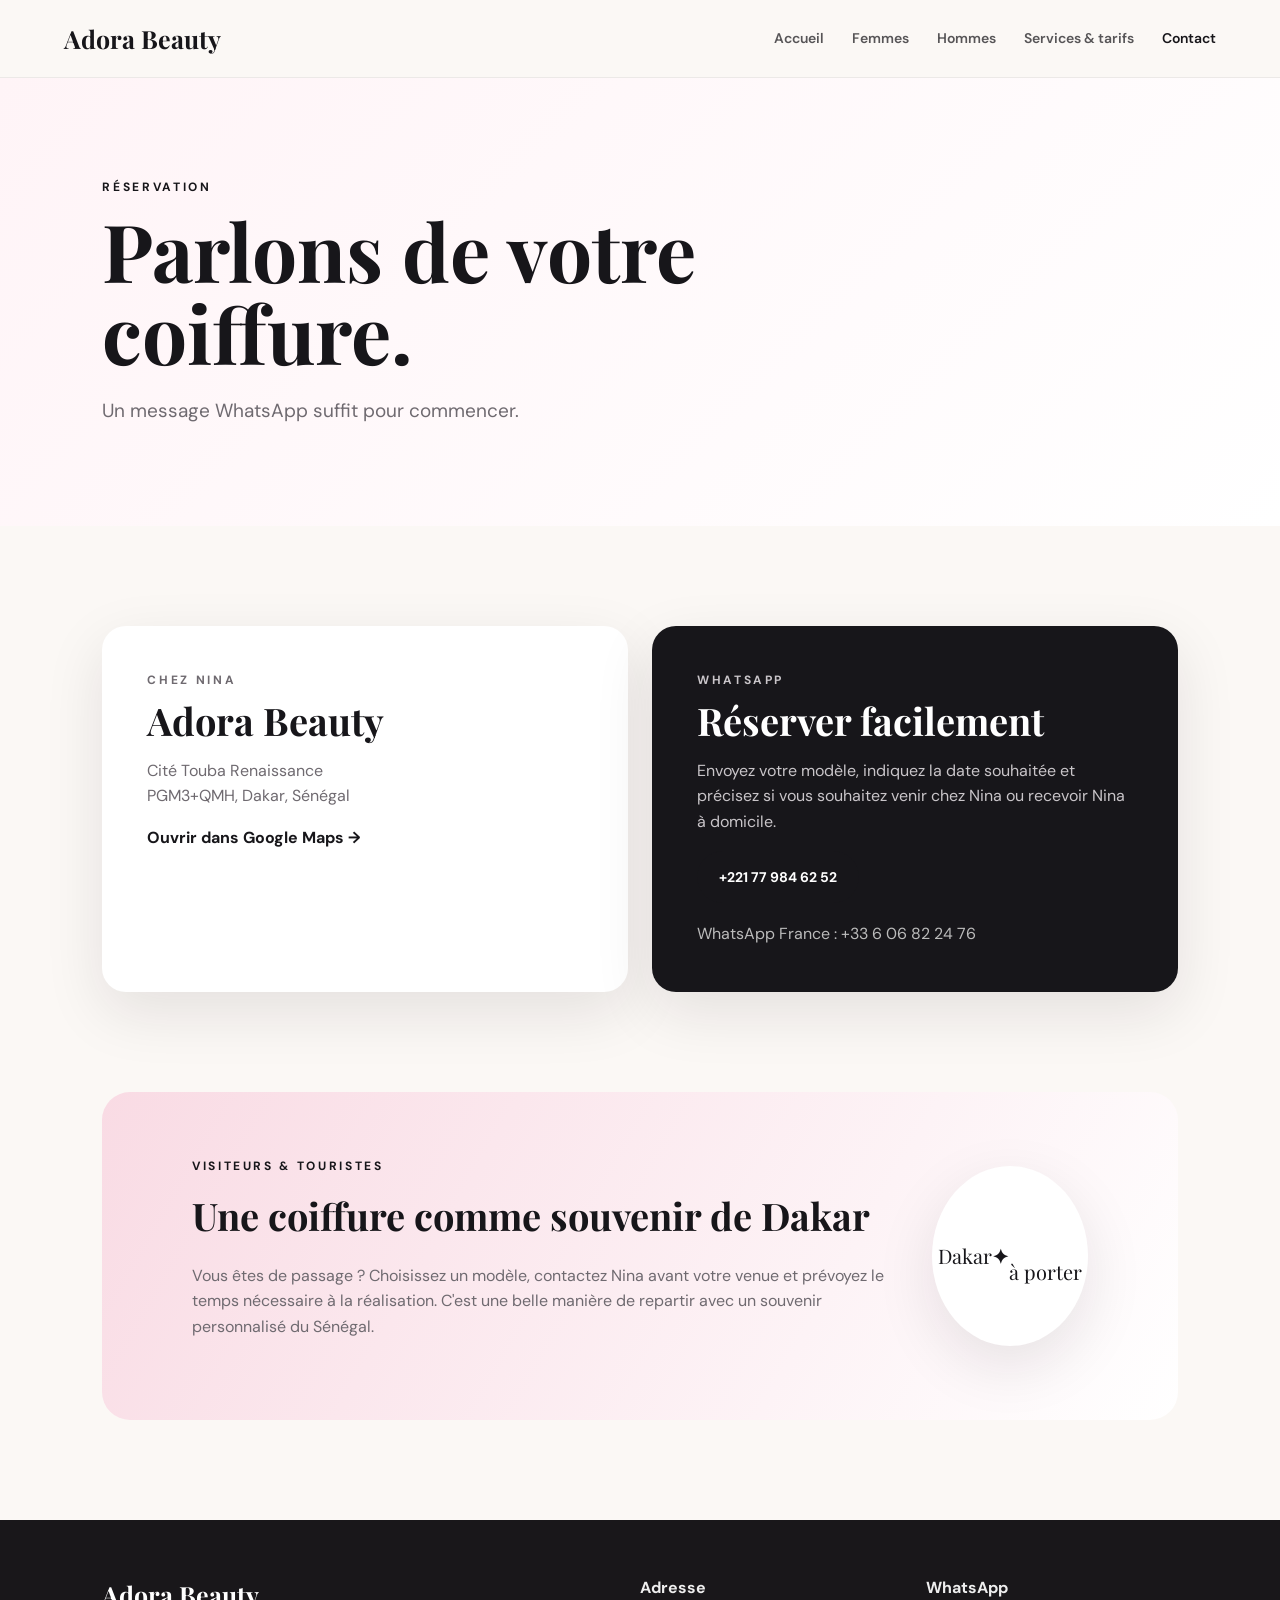
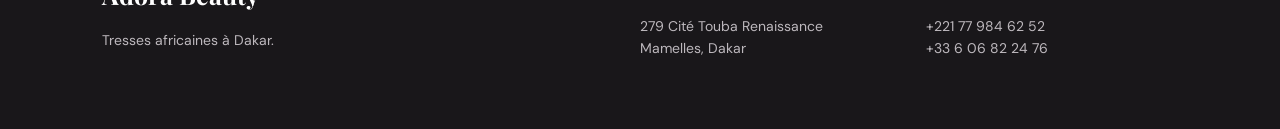
<file: contact.html>
<!DOCTYPE html>
<html lang="fr">
<head>
<meta charset="UTF-8"><meta name="viewport" content="width=device-width, initial-scale=1.0">
<title>Contact & rendez-vous — Adora Beauty</title><link rel="stylesheet" href="style.css">
<link rel="preconnect" href="https://fonts.googleapis.com"><link rel="preconnect" href="https://fonts.gstatic.com" crossorigin>
<link href="https://fonts.googleapis.com/css2?family=DM+Sans:wght@400;500;600;700&family=Playfair+Display:wght@600;700&display=swap" rel="stylesheet">
</head>
<body>
<header class="site-header"><a class="logo" href="index.html"><span>Adora</span> Beauty</a><button class="menu-toggle">☰</button>
<nav class="nav"><a href="index.html">Accueil</a><a href="femmes.html">Femmes</a><a href="hommes.html">Hommes</a><a href="services.html">Services & tarifs</a><a class="active" href="contact.html">Contact</a></nav></header>
<main>
<section class="simple-hero"><p class="eyebrow pink">RÉSERVATION</p><h1>Parlons de votre coiffure.</h1><p>Un message WhatsApp suffit pour commencer.</p></section>
<section class="contact-layout section">
<div class="contact-card"><p class="eyebrow pink">CHEZ NINA</p><h2>Adora Beauty</h2><p>Cité Touba Renaissance<br>PGM3+QMH, Dakar, Sénégal</p><a class="map-link" target="_blank" href="https://www.google.com/maps/dir/14.7341666,-17.4953397/Cité+Touba+RENAISSANCE,+PGM3%2BQMH,+Dakar/@14.7339675,-17.4982056,16.81z/data=!4m9!4m8!1m0!1m5!1m1!1s0xec1130002bb9317:0x201ee43cba82fa21!2m2!1d-17.4957656!2d14.7344375!3e3?entry=ttu&g_ep=EgoyMDI2MDgwNS4xIKXMDSoASAFQAw%3D%3D#:~:text=14.733914%2C%20%2D-,17.495283">Ouvrir dans Google Maps →</a></div>
<div class="contact-card highlight"><p class="eyebrow">WHATSAPP</p><h2>Réserver facilement</h2><p>Envoyez votre modèle, indiquez la date souhaitée et précisez si vous souhaitez venir chez Nina ou recevoir Nina à domicile.</p>
<a class="btn btn-dark" target="_blank" href="https://wa.me/221779846252?text=Bonjour%20Nina%2C%20je%20souhaite%20prendre%20rendez-vous%20chez%20Adora%20Beauty.%0AMod%C3%A8le%20%3A%20%0ADate%20souhait%C3%A9e%20%3A%20%0ALieu%20%3A%20chez%20vous%20/%20%C3%A0%20domicile">+221 77 984 62 52</a>
<a class="secondary-contact" target="_blank" href="https://wa.me/33606822476">WhatsApp France : +33 6 06 82 24 76</a>
</div>
</section>
<section class="travel-section"><div><p class="eyebrow pink">VISITEURS & TOURISTES</p><h2>Une coiffure comme souvenir de Dakar</h2><p>Vous êtes de passage ? Choisissez un modèle, contactez Nina avant votre venue et prévoyez le temps nécessaire à la réalisation. C'est une belle manière de repartir avec un souvenir personnalisé du Sénégal.</p></div><div class="travel-badge">Dakar<br><strong>✦</strong><br>à porter</div></section>
</main>
<footer class="footer"><div><a class="logo" href="index.html"><span>Adora</span> Beauty</a><p>Tresses africaines à Dakar.</p></div><div><strong>Adresse</strong><p>279 Cité Touba Renaissance<br>Mamelles, Dakar</p></div><div><strong>WhatsApp</strong><p><a href="https://wa.me/221779846252">+221 77 984 62 52</a><br><a href="https://wa.me/33606822476">+33 6 06 82 24 76</a></p></div></footer>
<script src="script.js"></script></body></html>
</file>
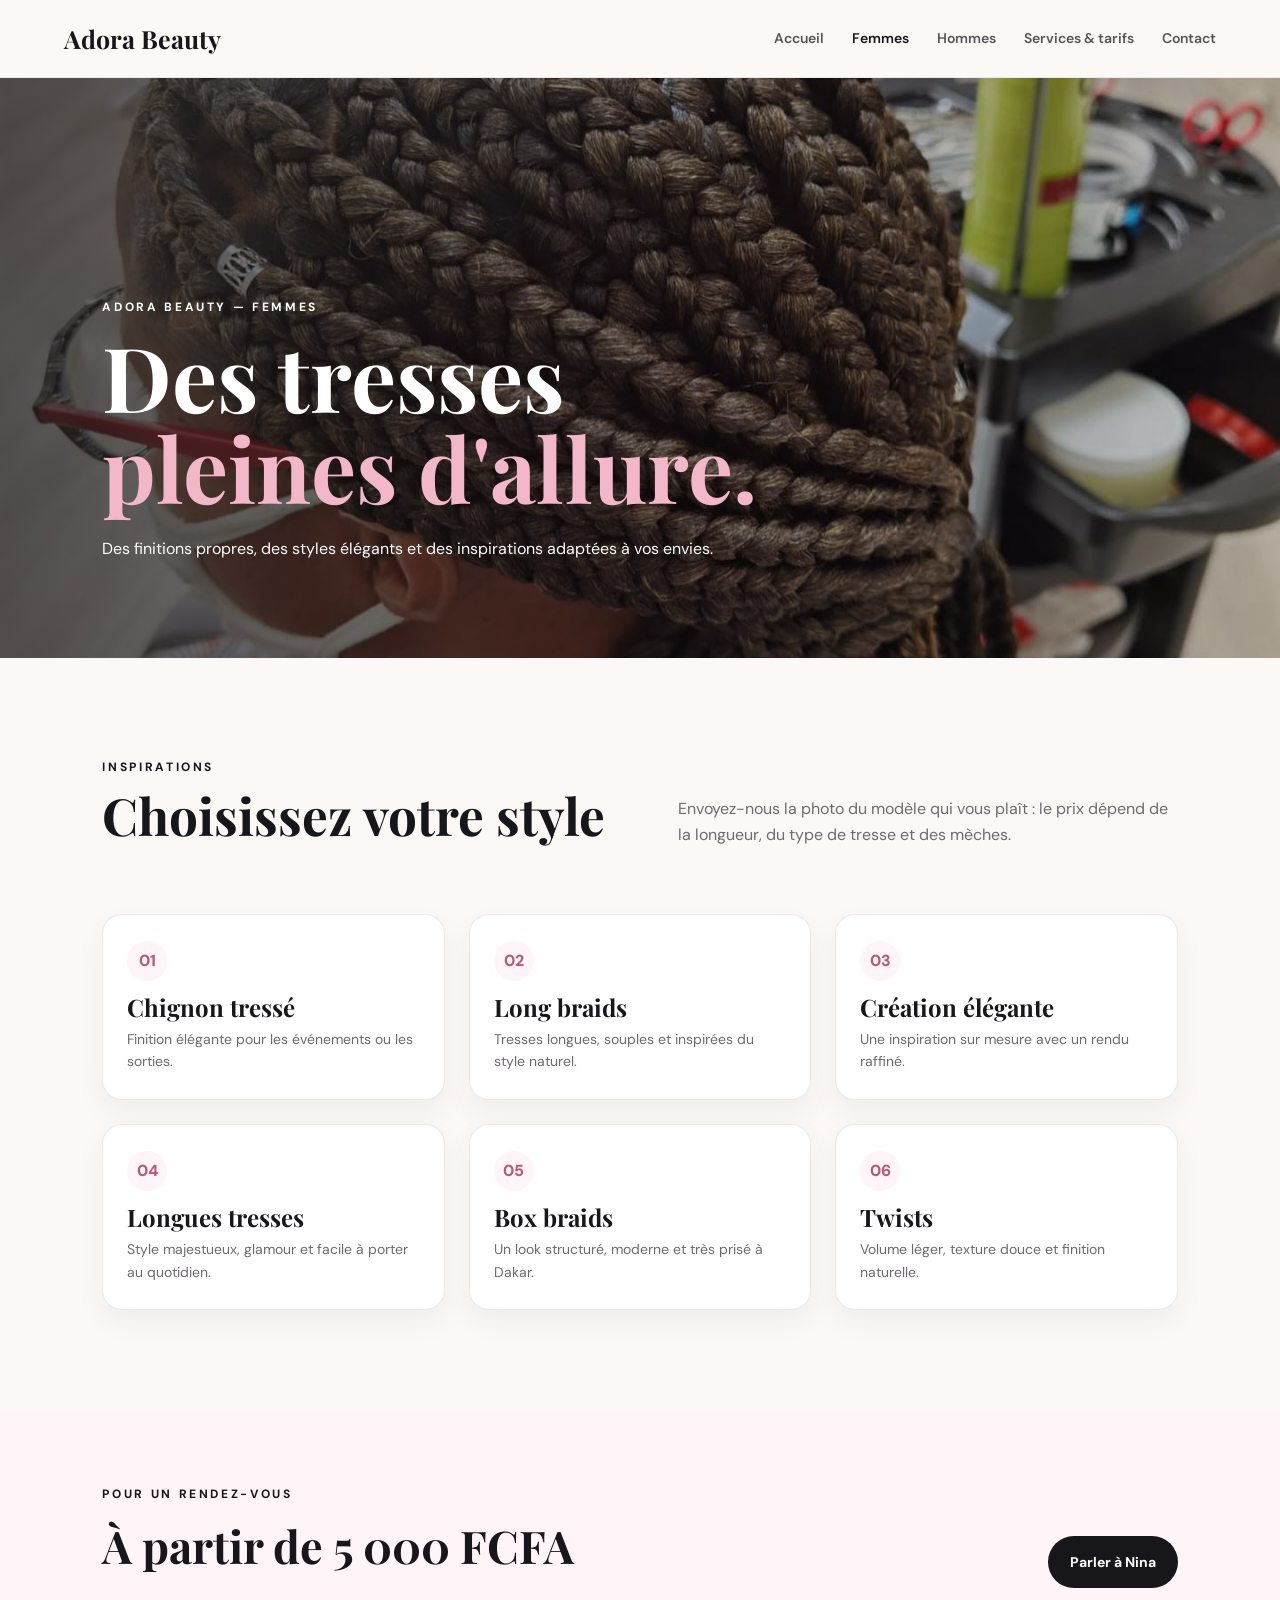
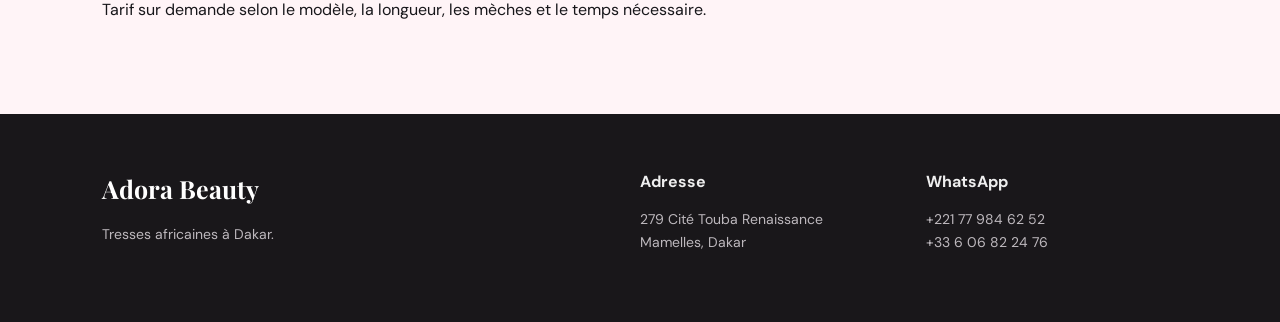
<file: femmes.html>
<!DOCTYPE html>
<html lang="fr">
<head>
<meta charset="UTF-8"><meta name="viewport" content="width=device-width, initial-scale=1.0">
<title>Femmes — Adora Beauty</title><link rel="stylesheet" href="style.css">
<link rel="preconnect" href="https://fonts.googleapis.com"><link rel="preconnect" href="https://fonts.gstatic.com" crossorigin>
<link href="https://fonts.googleapis.com/css2?family=DM+Sans:wght@400;500;600;700&family=Playfair+Display:wght@600;700&display=swap" rel="stylesheet">
<style>
  .style-gallery {
    display: grid;
    grid-template-columns: repeat(3, minmax(220px, 1fr));
    gap: 24px;
  }
  .style-card {
    background: #fff;
    border-radius: 20px;
    border: 1px solid rgba(0,0,0,.08);
    padding: 26px 24px;
    min-height: 150px;
    box-shadow: 0 12px 30px rgba(0,0,0,.05);
  }
  .style-card .style-number {
    display: inline-flex;
    align-items: center;
    justify-content: center;
    width: 40px;
    height: 40px;
    border-radius: 999px;
    background: var(--pink-soft, #FFF4F7);
    color: var(--pink-dark, #b55a78);
    font-weight: 800;
    margin-bottom: 14px;
  }
  .style-card h3 {
    margin: 0 0 8px;
    font-family: "Playfair Display", serif;
    font-size: 24px;
    line-height: 1.06;
  }
  .style-card p {
    margin: 0;
    color: var(--muted, #6f6a70);
    font-size: 14px;
  }
  @media (max-width: 800px) {
    .style-gallery { grid-template-columns: 1fr; }
  }
</style>
</head>
<body class="women-page">
<header class="site-header"><a class="logo" href="index.html"><span>Adora</span> Beauty</a><button class="menu-toggle">☰</button>
<nav class="nav"><a href="index.html">Accueil</a><a class="active" href="femmes.html">Femmes</a><a href="hommes.html">Hommes</a><a href="services.html">Services & tarifs</a><a href="contact.html">Contact</a></nav></header>
<main>
<section class="page-hero women-hero"><div><p class="eyebrow">ADORA BEAUTY — FEMMES</p><h1>Des tresses<br><em>pleines d'allure.</em></h1><p>Des finitions propres, des styles élégants et des inspirations adaptées à vos envies.</p></div></section>
<section class="section"><div class="section-heading"><div><p class="eyebrow pink">INSPIRATIONS</p><h2>Choisissez votre style</h2></div><p>Envoyez-nous la photo du modèle qui vous plaît : le prix dépend de la longueur, du type de tresse et des mèches.</p></div>
<div class="gallery style-gallery">
<article class="style-card"><span class="style-number">01</span><h3>Chignon tressé</h3><p>Finition élégante pour les événements ou les sorties.</p></article>
<article class="style-card"><span class="style-number">02</span><h3>Long braids</h3><p>Tresses longues, souples et inspirées du style naturel.</p></article>
<article class="style-card"><span class="style-number">03</span><h3>Création élégante</h3><p>Une inspiration sur mesure avec un rendu raffiné.</p></article>
<article class="style-card"><span class="style-number">04</span><h3>Longues tresses</h3><p>Style majestueux, glamour et facile à porter au quotidien.</p></article>
<article class="style-card"><span class="style-number">05</span><h3>Box braids</h3><p>Un look structuré, moderne et très prisé à Dakar.</p></article>
<article class="style-card"><span class="style-number">06</span><h3>Twists</h3><p>Volume léger, texture douce et finition naturelle.</p></article>
</div></section>
<section class="pink-band"><div><p class="eyebrow">POUR UN RENDEZ-VOUS</p><h2>À partir de 5 000 FCFA</h2><p>Tarif sur demande selon le modèle, la longueur, les mèches et le temps nécessaire.</p></div><a class="btn btn-dark" href="https://wa.me/221779846252?text=Bonjour%20Nina%2C%20je%20souhaite%20une%20coiffure%20femme%20chez%20Adora%20Beauty." target="_blank">Parler à Nina</a></section>
</main>
<footer class="footer"><div><a class="logo" href="index.html"><span>Adora</span> Beauty</a><p>Tresses africaines à Dakar.</p></div><div><strong>Adresse</strong><p>279 Cité Touba Renaissance<br>Mamelles, Dakar</p></div><div><strong>WhatsApp</strong><p><a href="https://wa.me/221779846252">+221 77 984 62 52</a><br><a href="https://wa.me/33606822476">+33 6 06 82 24 76</a></p></div></footer>
<script src="script.js"></script></body></html>
</file>
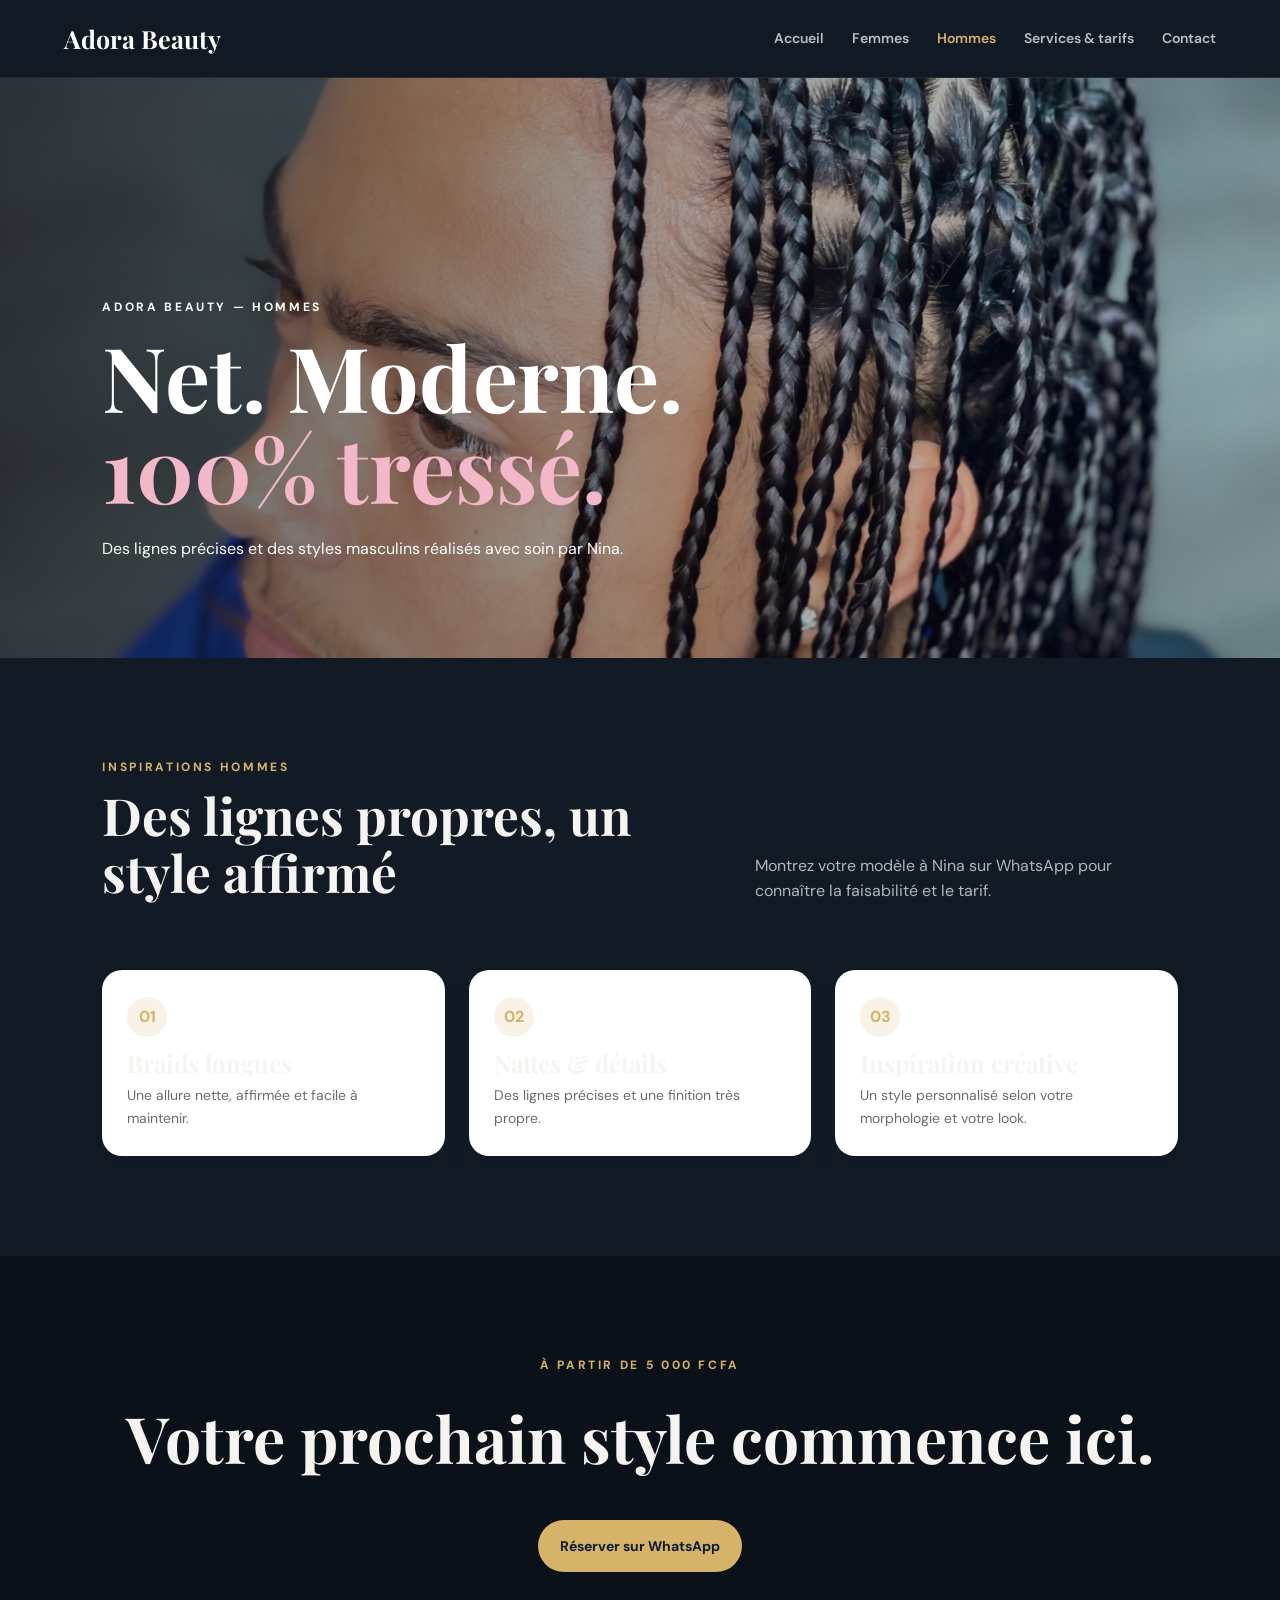
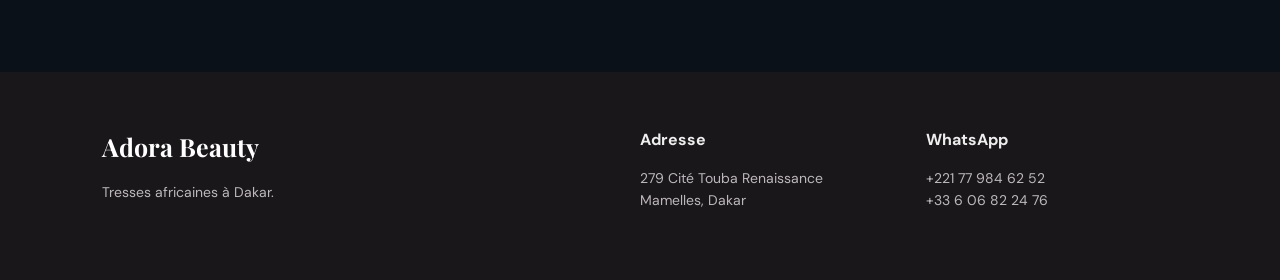
<file: hommes.html>
<!DOCTYPE html>
<html lang="fr">
<head>
<meta charset="UTF-8"><meta name="viewport" content="width=device-width, initial-scale=1.0">
<title>Hommes — Adora Beauty</title><link rel="stylesheet" href="style.css">
<link rel="preconnect" href="https://fonts.googleapis.com"><link rel="preconnect" href="https://fonts.gstatic.com" crossorigin>
<link href="https://fonts.googleapis.com/css2?family=DM+Sans:wght@400;500;600;700&family=Playfair+Display:wght@600;700&display=swap" rel="stylesheet">
<style>
  .style-gallery {
    display: grid;
    grid-template-columns: repeat(3, minmax(220px, 1fr));
    gap: 24px;
  }
  .style-card {
    background: #fff;
    border-radius: 20px;
    border: 1px solid rgba(255,255,255,.12);
    padding: 26px 24px;
    min-height: 150px;
    box-shadow: 0 12px 30px rgba(0,0,0,.05);
  }
  .style-card .style-number {
    display: inline-flex;
    align-items: center;
    justify-content: center;
    width: 40px;
    height: 40px;
    border-radius: 999px;
    background: rgba(215,179,106,.16);
    color: var(--gold, #d7b36a);
    font-weight: 800;
    margin-bottom: 14px;
  }
  .style-card h3 {
    margin: 0 0 8px;
    font-family: "Playfair Display", serif;
    font-size: 24px;
    line-height: 1.06;
  }
  .style-card p {
    margin: 0;
    color: var(--muted, #6f6a70);
    font-size: 14px;
  }
  @media (max-width: 800px) {
    .style-gallery { grid-template-columns: 1fr; }
  }
</style>
</head>
<body class="men-page">
<header class="site-header dark-header"><a class="logo" href="index.html"><span>Adora</span> Beauty</a><button class="menu-toggle">☰</button>
<nav class="nav"><a href="index.html">Accueil</a><a href="femmes.html">Femmes</a><a class="active" href="hommes.html">Hommes</a><a href="services.html">Services & tarifs</a><a href="contact.html">Contact</a></nav></header>
<main>
<section class="page-hero men-hero"><div><p class="eyebrow">ADORA BEAUTY — HOMMES</p><h1>Net. Moderne.<br><em>100% tressé.</em></h1><p>Des lignes précises et des styles masculins réalisés avec soin par Nina.</p></div></section>
<section class="section dark-section"><div class="section-heading"><div><p class="eyebrow gold">INSPIRATIONS HOMMES</p><h2>Des lignes propres, un style affirmé</h2></div><p>Montrez votre modèle à Nina sur WhatsApp pour connaître la faisabilité et le tarif.</p></div>
<div class="gallery style-gallery">
<article class="style-card"><span class="style-number">01</span><h3>Braids longues</h3><p>Une allure nette, affirmée et facile à maintenir.</p></article>
<article class="style-card"><span class="style-number">02</span><h3>Nattes & détails</h3><p>Des lignes précises et une finition très propre.</p></article>
<article class="style-card"><span class="style-number">03</span><h3>Inspiration créative</h3><p>Un style personnalisé selon votre morphologie et votre look.</p></article>
</div></section>
<section class="dark-cta"><p class="eyebrow gold">À PARTIR DE 5 000 FCFA</p><h2>Votre prochain style commence ici.</h2><a class="btn btn-gold" href="https://wa.me/221779846252?text=Bonjour%20Nina%2C%20je%20souhaite%20prendre%20rendez-vous%20pour%20une%20coiffure%20homme." target="_blank">Réserver sur WhatsApp</a></section>
</main>
<footer class="footer footer-dark"><div><a class="logo" href="index.html"><span>Adora</span> Beauty</a><p>Tresses africaines à Dakar.</p></div><div><strong>Adresse</strong><p>279 Cité Touba Renaissance<br>Mamelles, Dakar</p></div><div><strong>WhatsApp</strong><p><a href="https://wa.me/221779846252">+221 77 984 62 52</a><br><a href="https://wa.me/33606822476">+33 6 06 82 24 76</a></p></div></footer>
<script src="script.js"></script></body></html>
</file>
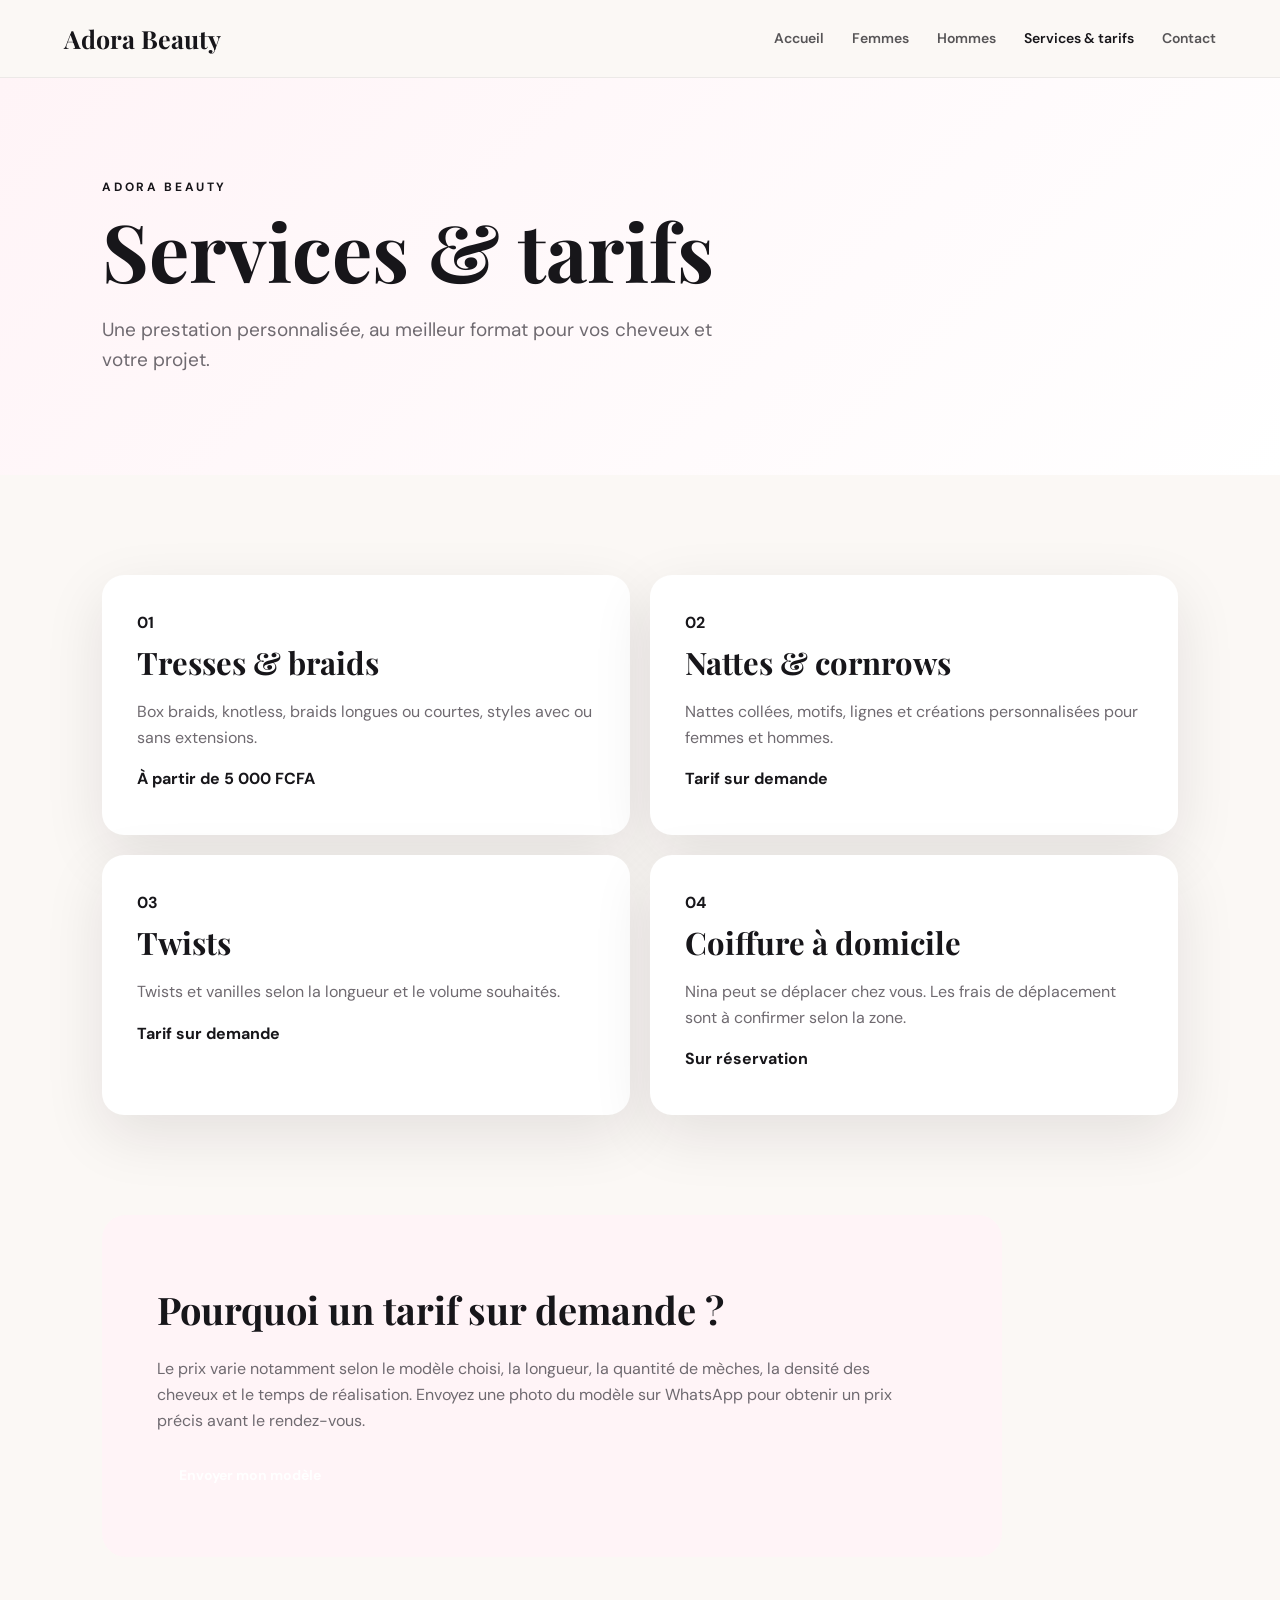
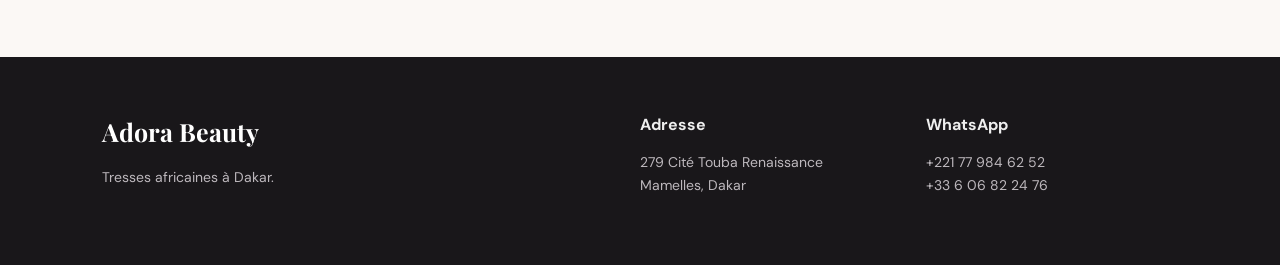
<file: services.html>
<!DOCTYPE html>
<html lang="fr">
<head>
<meta charset="UTF-8"><meta name="viewport" content="width=device-width, initial-scale=1.0">
<title>Services & tarifs — Adora Beauty</title><link rel="stylesheet" href="style.css">
<link rel="preconnect" href="https://fonts.googleapis.com"><link rel="preconnect" href="https://fonts.gstatic.com" crossorigin>
<link href="https://fonts.googleapis.com/css2?family=DM+Sans:wght@400;500;600;700&family=Playfair+Display:wght@600;700&display=swap" rel="stylesheet">
</head>
<body>
<header class="site-header"><a class="logo" href="index.html"><span>Adora</span> Beauty</a><button class="menu-toggle">☰</button>
<nav class="nav"><a href="index.html">Accueil</a><a href="femmes.html">Femmes</a><a href="hommes.html">Hommes</a><a class="active" href="services.html">Services & tarifs</a><a href="contact.html">Contact</a></nav></header>
<main>
<section class="simple-hero"><p class="eyebrow pink">ADORA BEAUTY</p><h1>Services & tarifs</h1><p>Une prestation personnalisée, au meilleur format pour vos cheveux et votre projet.</p></section>
<section class="section"><div class="service-grid">
<article class="service-card"><span>01</span><h2>Tresses & braids</h2><p>Box braids, knotless, braids longues ou courtes, styles avec ou sans extensions.</p><strong>À partir de 5 000 FCFA</strong></article>
<article class="service-card"><span>02</span><h2>Nattes & cornrows</h2><p>Nattes collées, motifs, lignes et créations personnalisées pour femmes et hommes.</p><strong>Tarif sur demande</strong></article>
<article class="service-card"><span>03</span><h2>Twists</h2><p>Twists et vanilles selon la longueur et le volume souhaités.</p><strong>Tarif sur demande</strong></article>
<article class="service-card"><span>04</span><h2>Coiffure à domicile</h2><p>Nina peut se déplacer chez vous. Les frais de déplacement sont à confirmer selon la zone.</p><strong>Sur réservation</strong></article>
</div></section>
<section class="pricing-note"><h2>Pourquoi un tarif sur demande ?</h2><p>Le prix varie notamment selon le modèle choisi, la longueur, la quantité de mèches, la densité des cheveux et le temps de réalisation. Envoyez une photo du modèle sur WhatsApp pour obtenir un prix précis avant le rendez-vous.</p><a class="btn btn-primary" href="https://wa.me/221779846252?text=Bonjour%20Nina%2C%20voici%20mon%20mod%C3%A8le%20de%20coiffure.%20Pouvez-vous%20me%20donner%20un%20tarif%20%3F" target="_blank">Envoyer mon modèle</a></section>
</main>
<footer class="footer"><div><a class="logo" href="index.html"><span>Adora</span> Beauty</a><p>Tresses africaines à Dakar.</p></div><div><strong>Adresse</strong><p>279 Cité Touba Renaissance<br>Mamelles, Dakar</p></div><div><strong>WhatsApp</strong><p><a href="https://wa.me/221779846252">+221 77 984 62 52</a><br><a href="https://wa.me/33606822476">+33 6 06 82 24 76</a></p></div></footer>
<script src="script.js"></script></body></html>
</file>
<file: style.css>
:root{--pink: #e9a0b9;--pink: #e9a0b9;--pink-soft: #FFF4F7;;--ink:#17161a;--muted:#6f6a70;--cream:#fbf8f5;--navy:#111a25;--gold:#d7b36a;--white:#fff;--radius:24px;--shadow:0 20px 60px rgba(25,20,25,.10)}
*{box-sizing:border-box}html{scroll-behavior:smooth}body{margin:0;background:var(--cream);color:var(--ink);font-family:"DM Sans",sans-serif;line-height:1.6}img{max-width:100%;display:block}a{color:inherit;text-decoration:none}.site-header{height:78px;padding:0 5vw;display:flex;align-items:center;justify-content:space-between;background:rgba(251,248,245,.94);backdrop-filter:blur(12px);position:sticky;top:0;z-index:20;border-bottom:1px solid rgba(0,0,0,.06)}.logo{font-family:"Playfair Display",serif;font-size:25px;font-weight:700}.logo span{color:var(--pink-dark)}.nav{display:flex;gap:28px;font-size:14px;font-weight:600}.nav a{opacity:.72}.nav a:hover,.nav a.active{opacity:1;color:var(--pink-dark)}.menu-toggle{display:none;border:0;background:none;font-size:27px}.hero{min-height:680px;position:relative;background-size:cover;background-position:center;display:flex;align-items:center}.home-hero{background-image:url("box-braids.jpg")}.hero-overlay{position:absolute;inset:0;background:linear-gradient(90deg,rgba(15,12,15,.72),rgba(15,12,15,.18))}.hero-content{position:relative;z-index:1;color:#fff;max-width:720px;margin-left:8vw;padding:60px 24px}.hero h1,.page-hero h1,.simple-hero h1{font-family:"Playfair Display",serif;font-size:clamp(48px,7vw,92px);line-height:1.02;margin:12px 0 24px}.hero h1 em,.page-hero h1 em{color:#f2b7c9;font-style:normal}.hero-content>p:not(.eyebrow){max-width:590px;font-size:18px}.eyebrow{font-size:12px;letter-spacing:.22em;font-weight:700;margin:0;text-transform:uppercase}.pink{color:var(--pink-dark)}.gold{color:var(--gold)}.hero-actions{display:flex;gap:12px;margin-top:30px;flex-wrap:wrap}.btn{display:inline-flex;align-items:center;justify-content:center;padding:14px 21px;border-radius:999px;font-weight:700;font-size:14px;border:1px solid transparent;transition:.2s}.btn:hover{transform:translateY(-2px)}.btn-primary{background:var(--pink-dark);color:#fff}.btn-light{background:#fff;color:var(--ink)}.btn-dark{background:var(--ink);color:#fff}.btn-gold{background:var(--gold);color:var(--navy)}.section{padding:100px 8vw}.intro{display:grid;grid-template-columns:1fr 1.2fr;gap:80px;align-items:end}.section h2,.intro h2,.feature h2,.cta h2{font-family:"Playfair Display",serif;font-size:clamp(36px,4vw,58px);line-height:1.1;margin:10px 0 20px}.intro>p{font-size:20px;color:var(--muted);margin:0}.choice-grid{display:grid;grid-template-columns:1fr 1fr}.choice-card{min-height:560px;position:relative;color:#fff;overflow:hidden}.choice-image{position:absolute;inset:0;background-size:cover;background-position:center;transition:transform .6s}.choice-card:hover .choice-image{transform:scale(1.04)}.choice-card:after{content:"";position:absolute;inset:0;background:linear-gradient(180deg,transparent 20%,rgba(0,0,0,.78) 100%)}.choice-content{position:absolute;z-index:2;left:7%;right:7%;bottom:8%}.choice-content span{font-size:12px;letter-spacing:.2em}.choice-content h2{font-family:"Playfair Display",serif;font-size:48px;margin:8px 0}.choice-content p{max-width:480px}.choice-content strong{display:inline-block;margin-top:15px}.feature{display:grid;grid-template-columns:1fr 1fr;gap:70px;align-items:center}.feature-text p:not(.eyebrow){color:var(--muted);font-size:18px}.feature-photo img{width:100%;height:560px;object-fit:cover;border-radius:var(--radius)}.text-link{font-weight:700;color:var(--pink-dark)}.cta{margin:0 5vw 80px;padding:55px 6vw;border-radius:var(--radius);background:var(--pink-soft);display:flex;justify-content:space-between;gap:30px;align-items:center}.cta h2{margin-bottom:8px}.footer{padding:55px 8vw;background:#19171a;color:#eee;display:grid;grid-template-columns:2fr 1fr 1fr;gap:35px;position:relative}.footer .logo{color:#fff}.footer p{color:#bdb8bd;font-size:14px}.footer a:hover{color:var(--pink)}.copyright{position:absolute;bottom:16px;right:8vw;font-size:12px;color:#777}.page-hero{min-height:580px;display:flex;align-items:end;padding:80px 8vw;background-size:cover;background-position:center;color:#fff;position:relative}.page-hero:before{content:"";position:absolute;inset:0;background:linear-gradient(90deg,rgba(15,12,15,.68),rgba(15,12,15,.12))}.page-hero>div{position:relative;z-index:1;max-width:680px}.women-hero{background-image:url("box-braids.jpg")}.men-page{background:var(--navy);color:#f5f4f0}.men-page .site-header{background:rgba(17,26,37,.96);color:#fff;border-color:rgba(255,255,255,.08)}.men-page .nav a:hover,.men-page .nav a.active{color:var(--gold)}.men-hero{background-image:url("men-braids.jpg")}.dark-section{background:var(--navy);color:#f5f4f0}.dark-section .section-heading p:not(.eyebrow){color:#aeb6c0}.men-gallery figure{background:#192330}.dark-cta{padding:100px 8vw;text-align:center;background:#0b1118}.dark-cta h2{font-family:"Playfair Display",serif;font-size:clamp(40px,5vw,68px);margin:12px auto 30px}.simple-hero{padding:100px 8vw 80px;background:linear-gradient(135deg,var(--pink-soft),#fff)}.simple-hero h1{font-size:clamp(48px,7vw,80px);max-width:850px}.simple-hero>p:last-child{font-size:19px;color:var(--muted);max-width:650px}.section-heading{display:flex;justify-content:space-between;gap:60px;align-items:end;margin-bottom:50px}.section-heading>p{max-width:500px;color:var(--muted)}.gallery{display:grid;grid-template-columns:repeat(3,1fr);gap:18px}.gallery figure{margin:0;overflow:hidden;border-radius:18px;background:#fff;box-shadow:var(--shadow)}.gallery img{width:100%;height:390px;object-fit:cover;transition:.5s}.gallery figure:hover img{transform:scale(1.03)}.gallery figcaption{padding:15px 17px;font-weight:700}.pink-band{background:var(--pink-soft);padding:75px 8vw;display:flex;justify-content:space-between;align-items:center;gap:30px}.pink-band h2{font-family:"Playfair Display",serif;font-size:45px;margin:5px 0}.service-grid{display:grid;grid-template-columns:repeat(2,1fr);gap:20px}.service-card{padding:35px;border-radius:22px;background:#fff;box-shadow:var(--shadow);min-height:260px}.service-card span{font-weight:700;color:var(--pink-dark)}.service-card h2{font-family:"Playfair Display",serif;font-size:31px}.service-card p{color:var(--muted)}.service-card strong{color:var(--pink-dark)}.pricing-note{margin:0 8vw 100px;padding:55px;border-radius:24px;background:var(--pink-soft);max-width:900px}.pricing-note h2,.contact-card h2,.travel-section h2{font-family:"Playfair Display",serif;font-size:38px;margin:10px 0}.pricing-note p{color:var(--muted);max-width:760px}.contact-layout{display:grid;grid-template-columns:1fr 1fr;gap:24px}.contact-card{padding:45px;border-radius:24px;background:#fff;box-shadow:var(--shadow)}.contact-card p{color:var(--muted)}.contact-card.highlight{background:var(--ink);color:#fff}.contact-card.highlight p{color:#c9c5c9}.map-link{font-weight:700;color:var(--pink-dark)}.secondary-contact{display:block;margin-top:18px;color:#bbb}.travel-section{margin:0 8vw 100px;padding:65px 7vw;background:linear-gradient(120deg,#f9dbe4,#fff);border-radius:28px;display:flex;align-items:center;justify-content:space-between;gap:40px}.travel-section>div:first-child{max-width:700px}.travel-section p:not(.eyebrow){color:var(--muted)}.travel-badge{width:180px;height:180px;border-radius:50%;background:#fff;display:flex;align-items:center;justify-content:center;text-align:center;font-family:"Playfair Display",serif;font-size:20px;box-shadow:var(--shadow)}.travel-badge strong{color:var(--pink-dark)}@media(max-width:800px){.site-header{height:68px}.menu-toggle{display:block}.nav{display:none;position:absolute;top:68px;left:0;right:0;padding:20px;background:#fff;flex-direction:column;gap:18px;box-shadow:0 15px 30px rgba(0,0,0,.1)}.nav.open{display:flex}.men-page .nav{background:var(--navy)}.hero{min-height:620px}.hero-content{margin-left:0;padding:40px 7vw}.intro,.feature,.contact-layout{grid-template-columns:1fr;gap:35px}.section{padding:70px 7vw}.choice-grid{grid-template-columns:1fr}.choice-card{min-height:500px}.gallery{grid-template-columns:1fr 1fr}.gallery img{height:300px}.section-heading,.pink-band,.cta,.travel-section{flex-direction:column;align-items:flex-start}.section-heading{display:flex}.service-grid{grid-template-columns:1fr}.footer{grid-template-columns:1fr 1fr;padding-bottom:70px}.copyright{position:static;grid-column:1/-1}.travel-badge{width:130px;height:130px}.simple-hero{padding:75px 7vw 60px}}@media(max-width:520px){.gallery{grid-template-columns:1fr}.gallery img{height:360px}.footer{grid-template-columns:1fr}.hero h1,.page-hero h1{font-size:53px}.choice-content h2{font-size:39px}.cta,.pricing-note{margin-left:5vw;margin-right:5vw;padding:35px}.pricing-note{margin-bottom:70px}.travel-section{margin-left:5vw;margin-right:5vw}.page-hero{min-height:520px;padding:60px 7vw}.feature-photo img{height:420px}}
</file>
